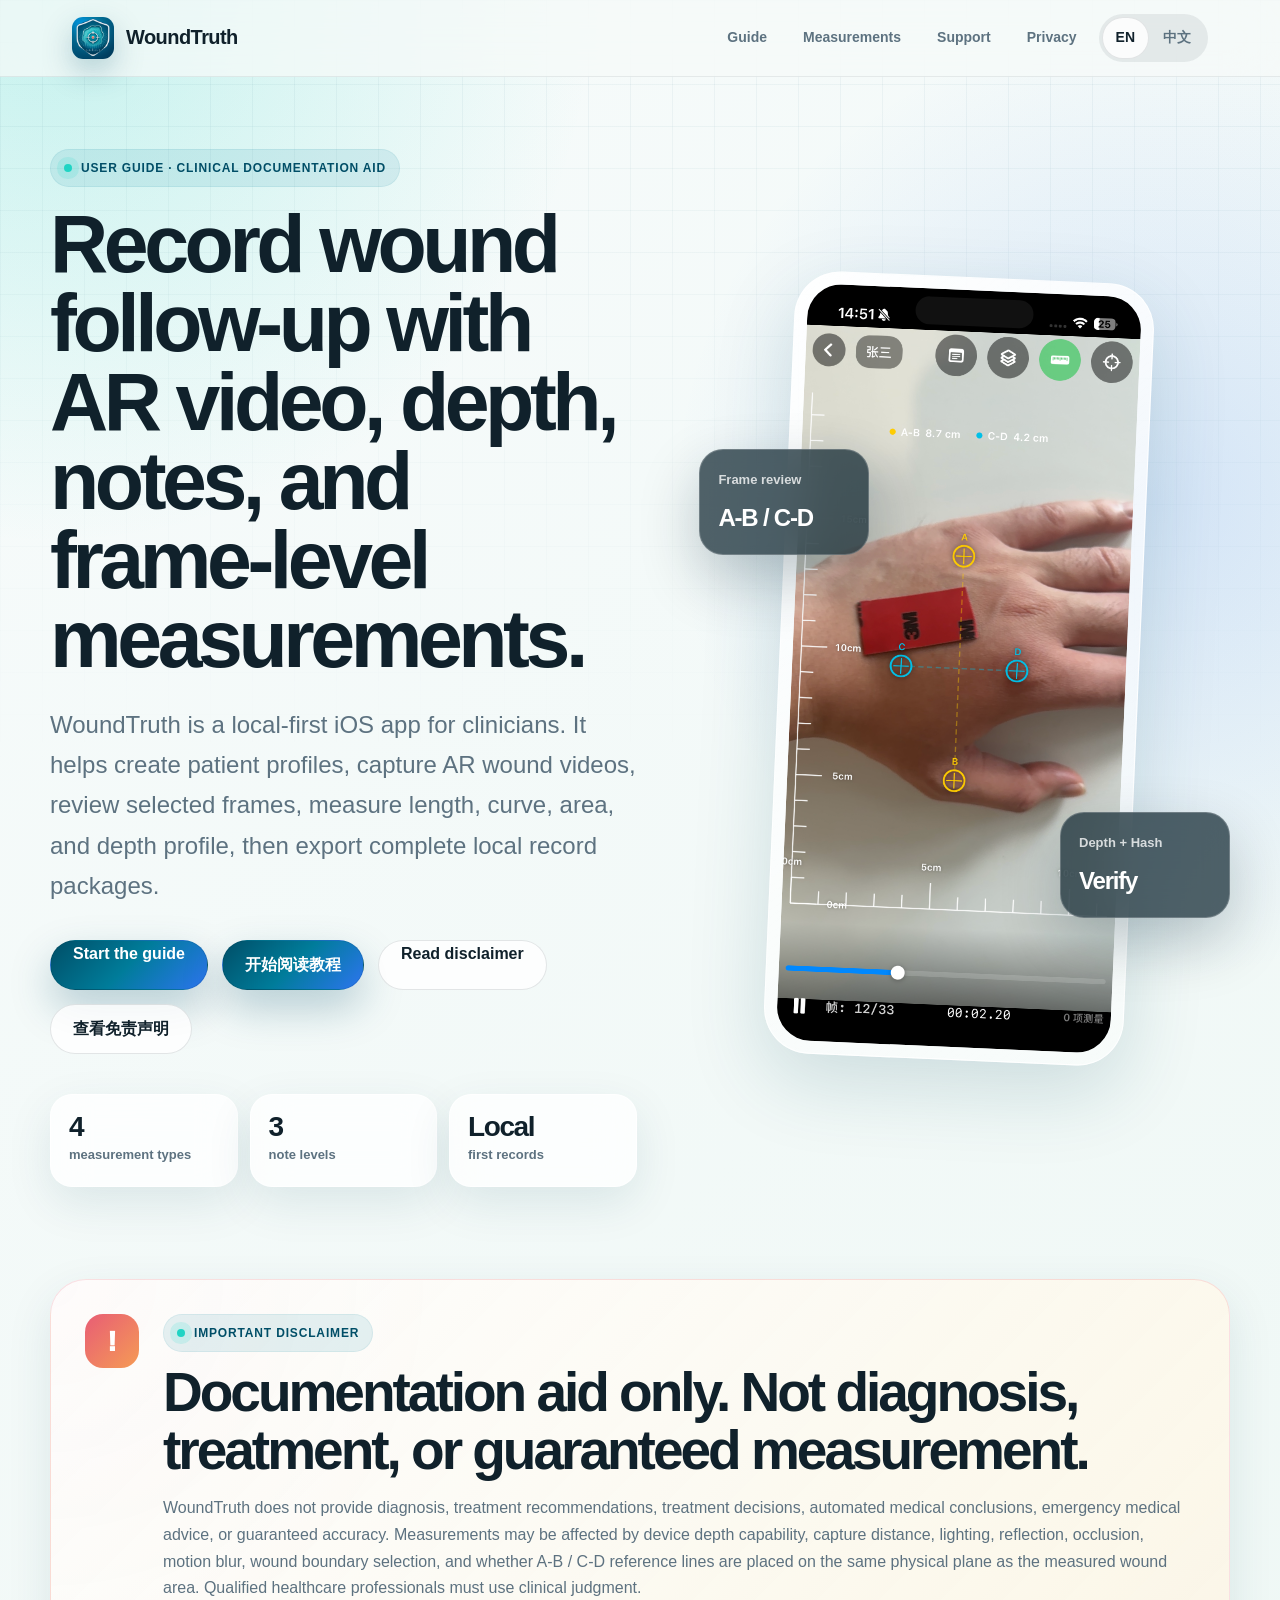
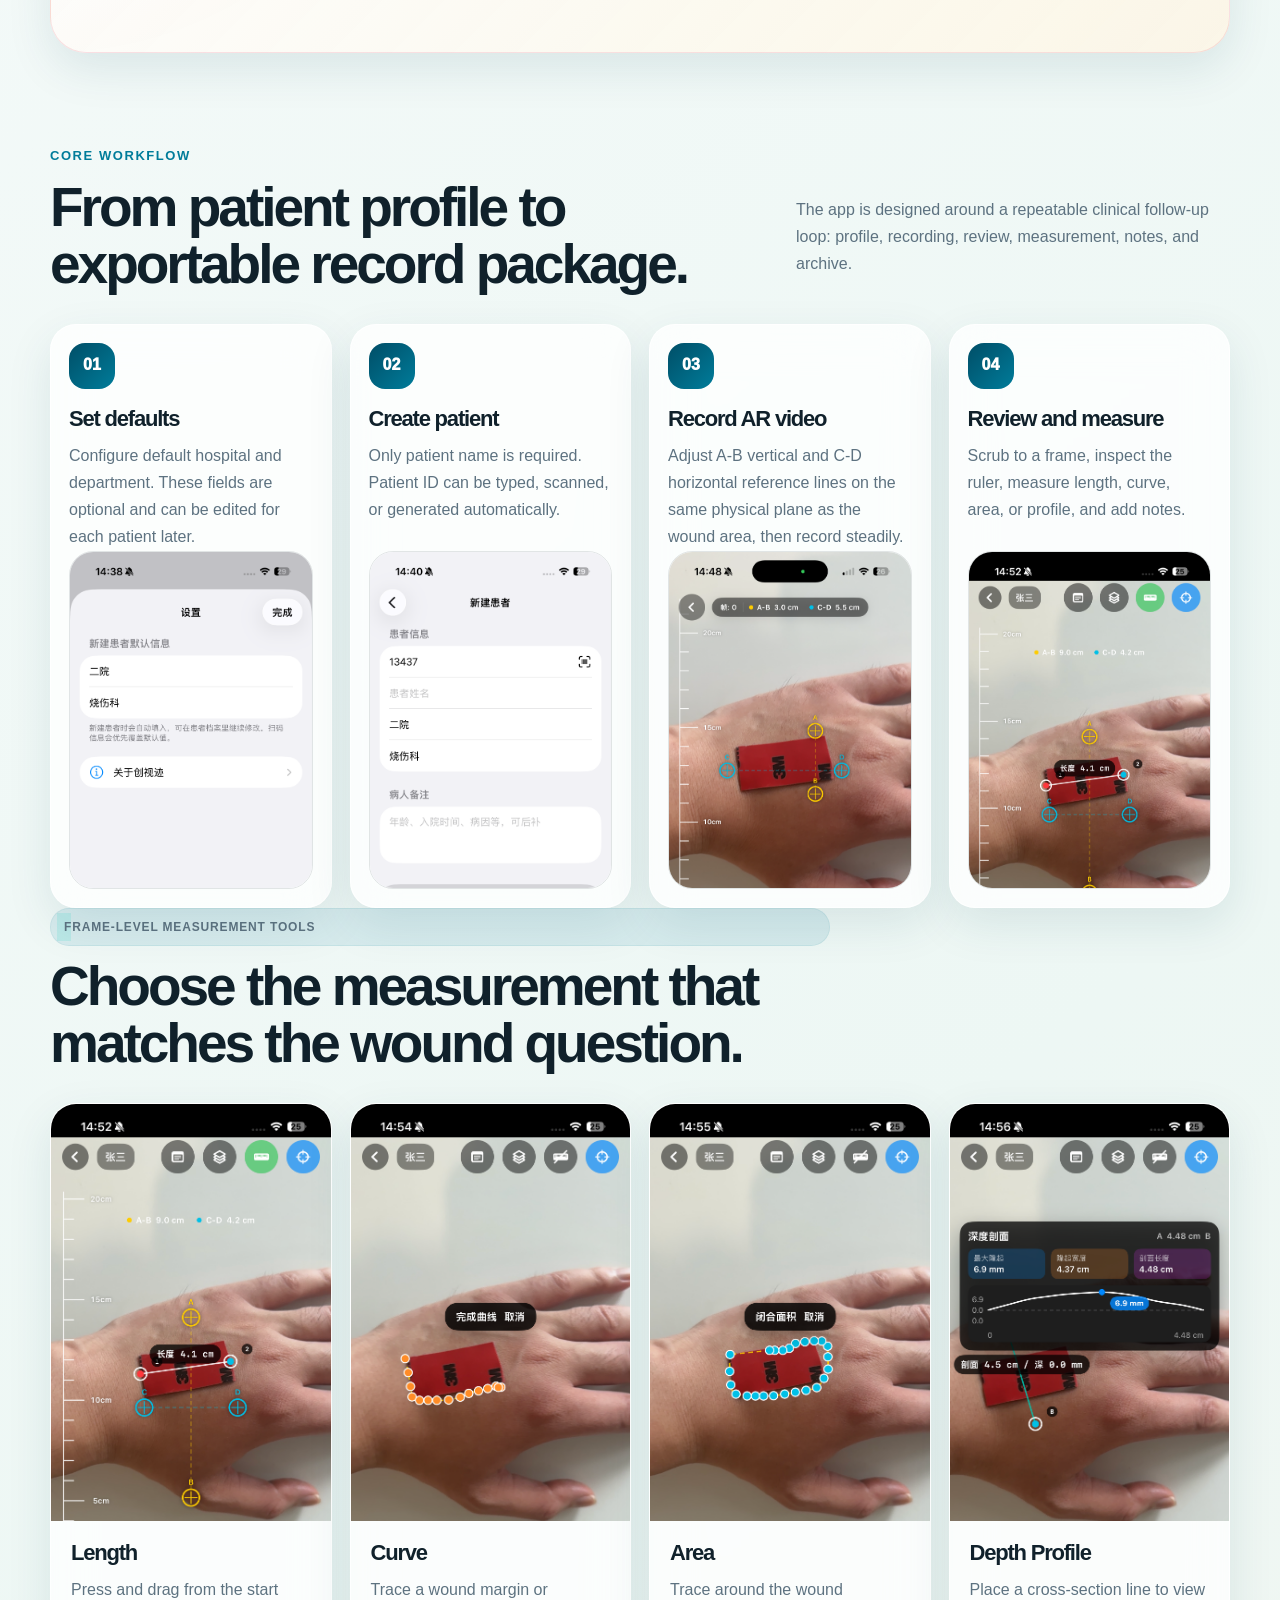
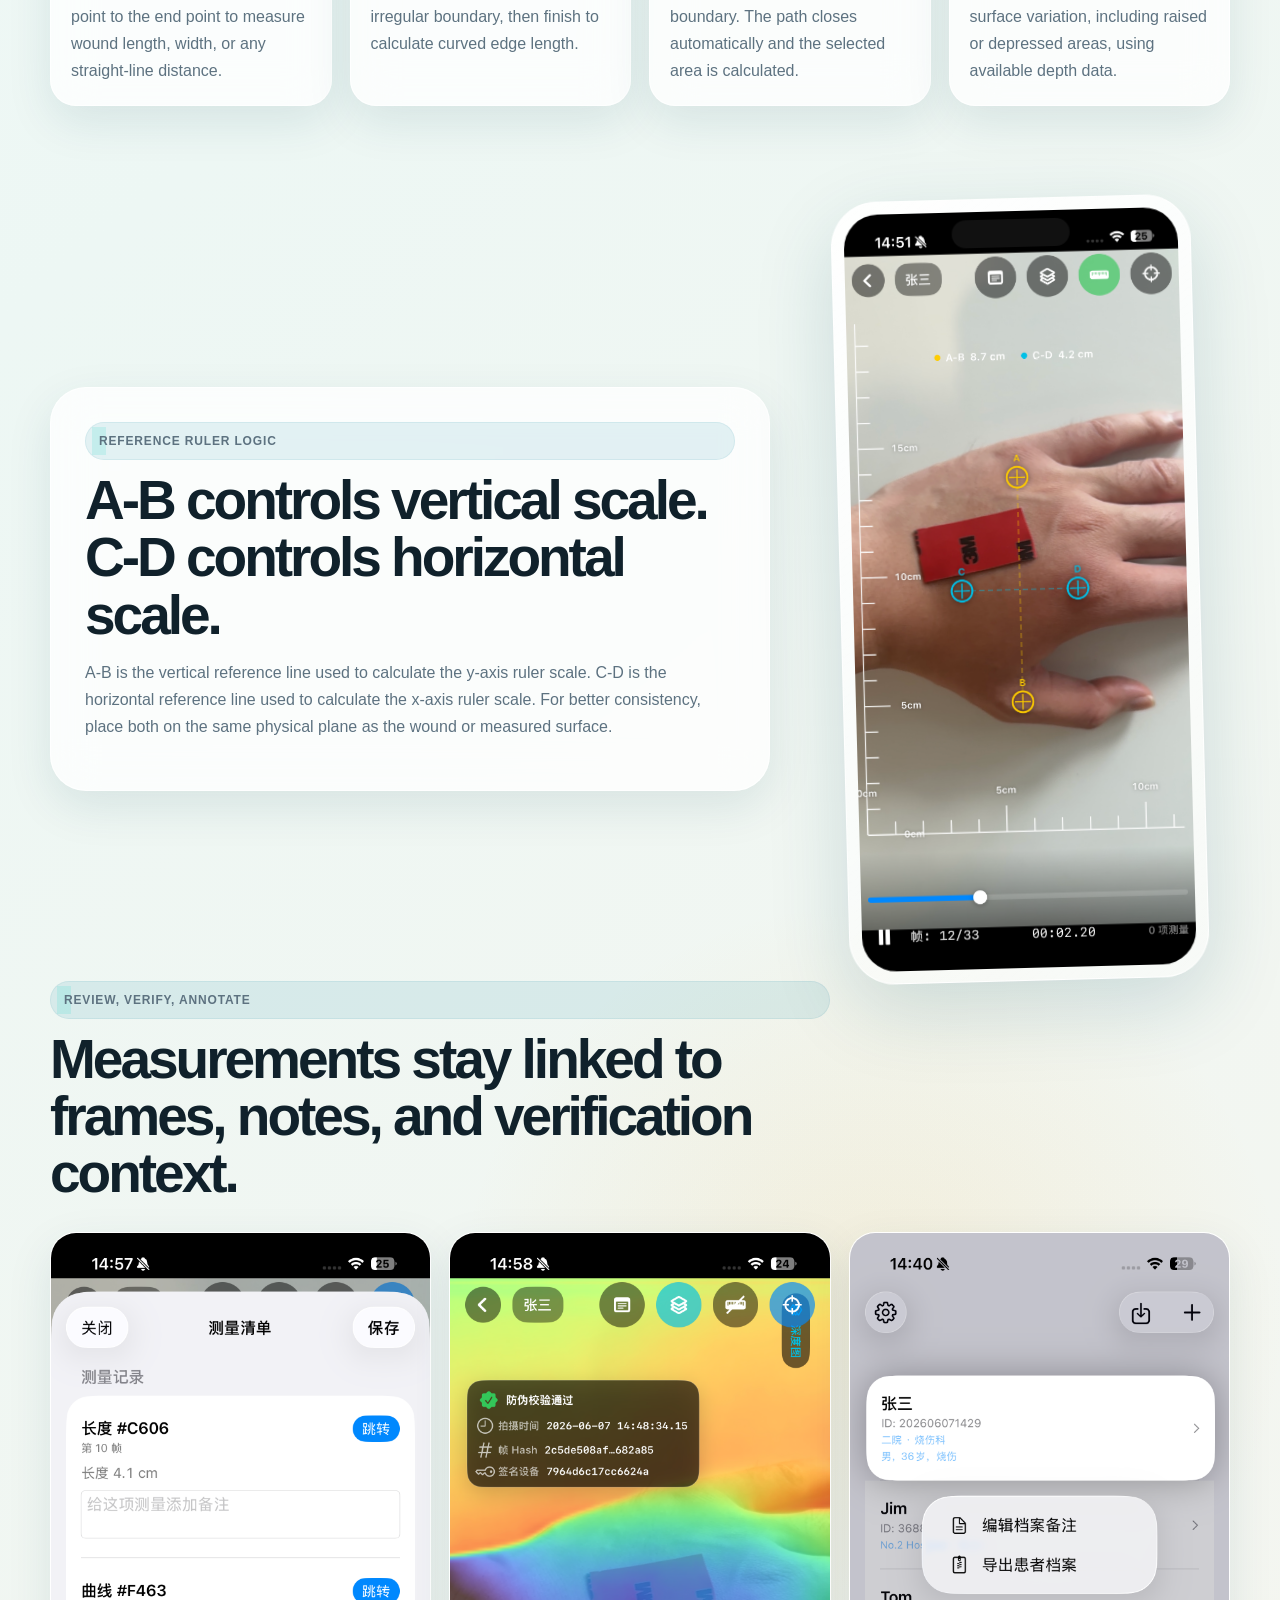
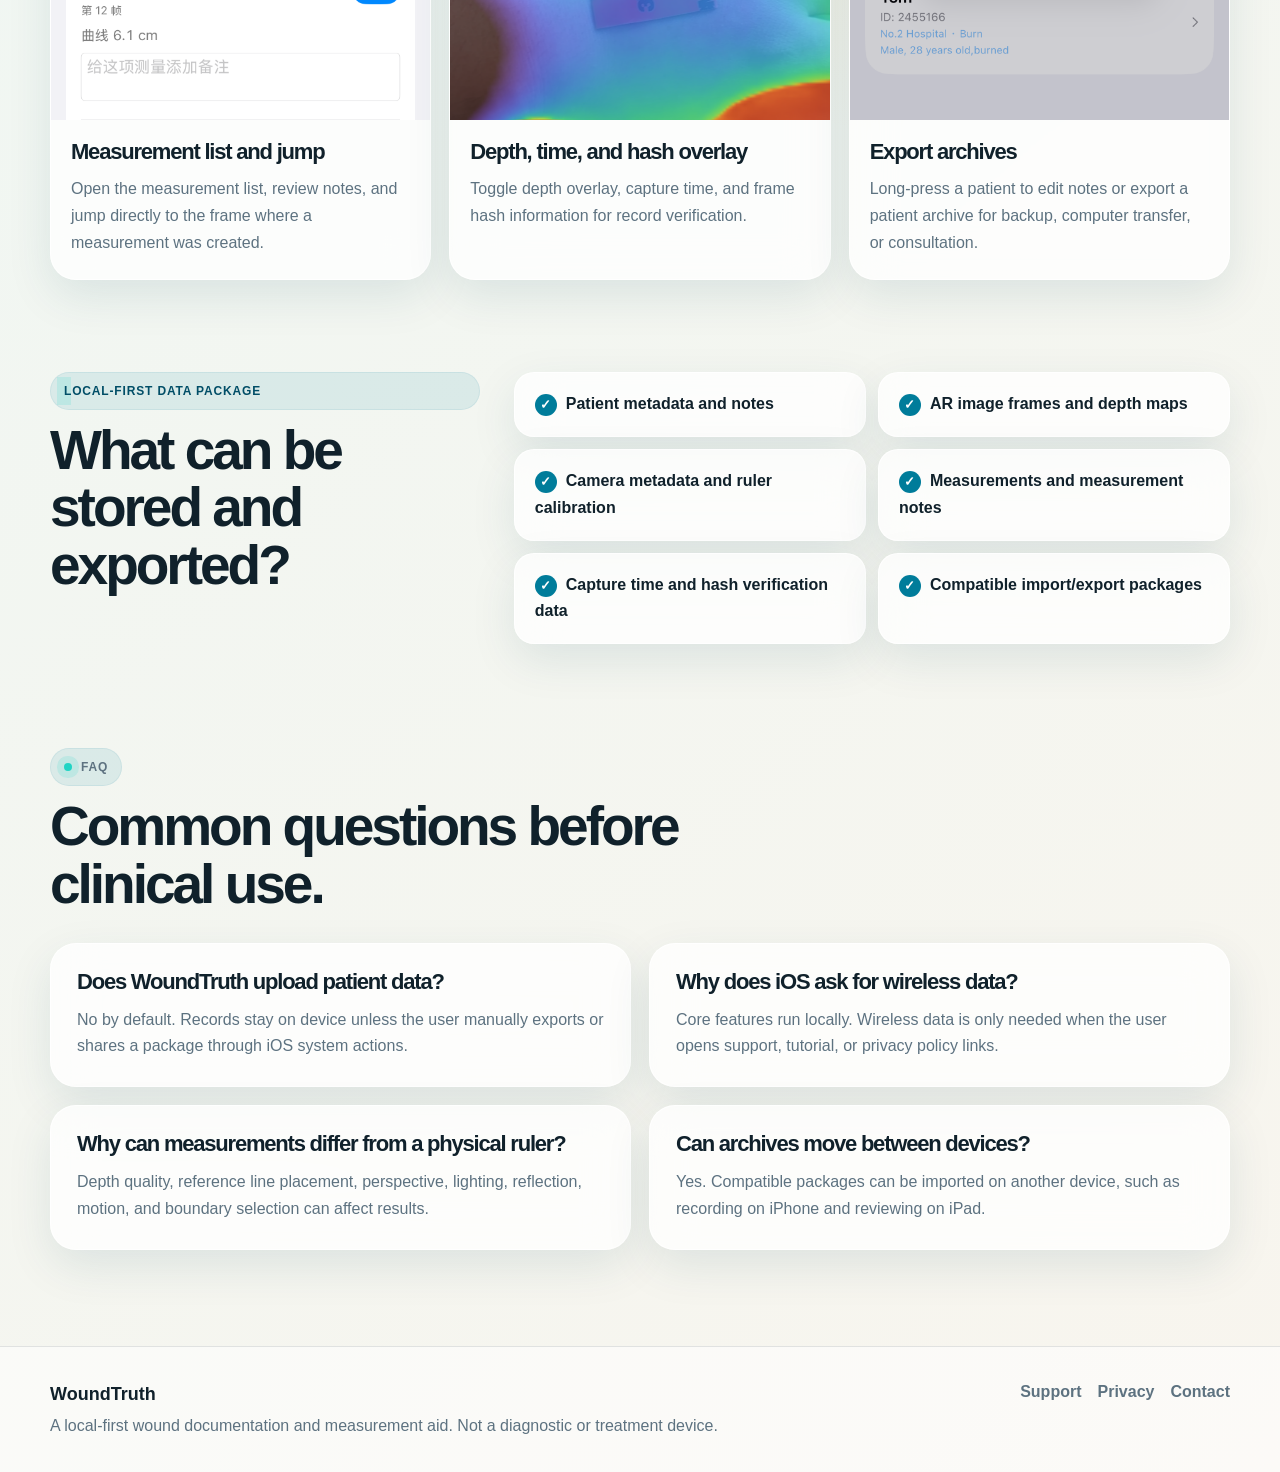
<file: index.html>
<!DOCTYPE html>
<html lang="en">
<head>
    <meta charset="UTF-8">
    <meta name="viewport" content="width=device-width, initial-scale=1.0">
    <title>WoundTruth - User Guide for AR Wound Documentation</title>
    <meta name="description" content="Official WoundTruth user guide: clinical wound documentation, AR video, depth data, frame-level measurements, notes, import/export, privacy, and disclaimer.">
    <link rel="stylesheet" href="styles.css">
</head>
<body>
    <header class="site-header">
        <div class="nav">
            <a class="brand" href="index.html" aria-label="WoundTruth home">
                <img src="assets/woundtruth2-icon.png" alt="">
                <span data-brand-name>WoundTruth</span>
            </a>
            <nav class="nav-links" aria-label="Primary navigation">
                <a class="nav-link" href="#guide" data-lang-panel="en">Guide</a>
                <a class="nav-link" href="#guide" data-lang-panel="zh">教程</a>
                <a class="nav-link" href="#measurements" data-lang-panel="en">Measurements</a>
                <a class="nav-link" href="#measurements" data-lang-panel="zh">测量</a>
                <a class="nav-link" href="support.html">Support</a>
                <a class="nav-link" href="privacy.html">Privacy</a>
                <div class="lang-switch" aria-label="Language">
                    <button class="lang-btn active" data-lang-button="en" onclick="setLanguage('en')">EN</button>
                    <button class="lang-btn" data-lang-button="zh" onclick="setLanguage('zh')">中文</button>
                </div>
            </nav>
        </div>
    </header>

    <main>
        <section class="hero section-shell">
            <div class="hero-copy">
                <div data-lang-panel="en" class="active">
                    <p class="eyebrow">User Guide · Clinical Documentation Aid</p>
                    <h1>Record wound follow-up with AR video, depth, notes, and frame-level measurements.</h1>
                    <p class="lead">WoundTruth is a local-first iOS app for clinicians. It helps create patient profiles, capture AR wound videos, review selected frames, measure length, curve, area, and depth profile, then export complete local record packages.</p>
                </div>
                <div data-lang-panel="zh">
                    <p class="eyebrow">用户指导书 · 临床记录辅助工具</p>
                    <h1>用 AR 录像、深度图、备注和单帧测量，持续记录创面变化。</h1>
                    <p class="lead">创视迹是一款本地优先的 iOS 应用，面向医护人员，用于建立患者档案、采集 AR 创面视频、回看关键帧、完成长度、曲线、面积和剖面测量，并导出完整本地记录数据包。</p>
                </div>

                <div class="hero-actions">
                    <a class="button primary" href="#guide" data-lang-panel="en">Start the guide</a>
                    <a class="button primary" href="#guide" data-lang-panel="zh">开始阅读教程</a>
                    <a class="button secondary" href="#disclaimer" data-lang-panel="en">Read disclaimer</a>
                    <a class="button secondary" href="#disclaimer" data-lang-panel="zh">查看免责声明</a>
                </div>

                <div class="hero-stats" aria-label="Key capabilities">
                    <div><strong>4</strong><span data-lang-panel="en" class="active">measurement types</span><span data-lang-panel="zh">类测量</span></div>
                    <div><strong>3</strong><span data-lang-panel="en" class="active">note levels</span><span data-lang-panel="zh">级备注</span></div>
                    <div><strong>Local</strong><span data-lang-panel="en" class="active">first records</span><span data-lang-panel="zh">优先保存</span></div>
                </div>
            </div>

            <div class="hero-showcase" aria-label="App screenshots preview">
                <div class="phone-frame primary-shot">
                    <img src="assets/guide-images/8_review_display.png" alt="Playback interface with timeline and ruler">
                </div>
                <div class="floating-card card-a">
                    <span data-lang-panel="en" class="active">Frame review</span>
                    <span data-lang-panel="zh">逐帧回看</span>
                    <strong>A-B / C-D</strong>
                </div>
                <div class="floating-card card-b">
                    <span data-lang-panel="en" class="active">Depth + Hash</span>
                    <span data-lang-panel="zh">深度图 + HASH</span>
                    <strong>Verify</strong>
                </div>
            </div>
        </section>

        <section class="section-shell notice" id="disclaimer">
            <div class="notice-icon">!</div>
            <div data-lang-panel="en" class="active">
                <p class="eyebrow compact">Important Disclaimer</p>
                <h2>Documentation aid only. Not diagnosis, treatment, or guaranteed measurement.</h2>
                <p>WoundTruth does not provide diagnosis, treatment recommendations, treatment decisions, automated medical conclusions, emergency medical advice, or guaranteed accuracy. Measurements may be affected by device depth capability, capture distance, lighting, reflection, occlusion, motion blur, wound boundary selection, and whether A-B / C-D reference lines are placed on the same physical plane as the measured wound area. Qualified healthcare professionals must use clinical judgment.</p>
            </div>
            <div data-lang-panel="zh">
                <p class="eyebrow compact">重要免责声明</p>
                <h2>仅用于记录与测量辅助，不提供诊断、治疗建议或精度保证。</h2>
                <p>创视迹不提供诊断、治疗建议、治疗决策、自动化医疗结论、急救指导或固定精度保证。测量结果可能受到设备深度能力、拍摄距离、光照、反光、遮挡、运动模糊、创面边界选择，以及 A-B / C-D 参考线是否与创面处于同一物理平面等因素影响。医护人员应结合临床情况自行判断。</p>
            </div>
        </section>

        <section class="section-shell split" id="guide">
            <div class="section-kicker active" data-lang-panel="en">Core workflow</div>
            <div class="section-kicker" data-lang-panel="zh">核心流程</div>
            <div class="section-head">
                <h2 data-lang-panel="en" class="active">From patient profile to exportable record package.</h2>
                <h2 data-lang-panel="zh">从患者建档，到可导出的完整记录包。</h2>
                <p data-lang-panel="en" class="active">The app is designed around a repeatable clinical follow-up loop: profile, recording, review, measurement, notes, and archive.</p>
                <p data-lang-panel="zh">应用围绕可重复的临床随访流程设计：建档、录像、回看、测量、备注和归档。</p>
            </div>

            <div class="workflow-grid">
                <article class="workflow-card">
                    <span>01</span>
                    <h3 data-lang-panel="en" class="active">Set defaults</h3>
                    <h3 data-lang-panel="zh">设置默认信息</h3>
                    <p data-lang-panel="en" class="active">Configure default hospital and department. These fields are optional and can be edited for each patient later.</p>
                    <p data-lang-panel="zh">可设置默认医院和默认科室。这两项不是必填项，后续也可针对单个患者修改。</p>
                    <img src="assets/guide-images/3_default_hospital.png" alt="Settings page">
                </article>

                <article class="workflow-card">
                    <span>02</span>
                    <h3 data-lang-panel="en" class="active">Create patient</h3>
                    <h3 data-lang-panel="zh">创建患者档案</h3>
                    <p data-lang-panel="en" class="active">Only patient name is required. Patient ID can be typed, scanned, or generated automatically.</p>
                    <p data-lang-panel="zh">患者姓名是唯一必填项。患者 ID 可手动输入、扫码录入或自动生成。</p>
                    <img src="assets/guide-images/4_new_patient.png" alt="New patient page">
                </article>

                <article class="workflow-card">
                    <span>03</span>
                    <h3 data-lang-panel="en" class="active">Record AR video</h3>
                    <h3 data-lang-panel="zh">录制 AR 创面视频</h3>
                    <p data-lang-panel="en" class="active">Adjust A-B vertical and C-D horizontal reference lines on the same physical plane as the wound area, then record steadily.</p>
                    <p data-lang-panel="zh">将 A-B 纵向参考线和 C-D 横向参考线放在与创面相同或近似相同的物理平面，再稳定录像。</p>
                    <img src="assets/guide-images/6_record.PNG" alt="AR recording view">
                </article>

                <article class="workflow-card">
                    <span>04</span>
                    <h3 data-lang-panel="en" class="active">Review and measure</h3>
                    <h3 data-lang-panel="zh">回看与测量</h3>
                    <p data-lang-panel="en" class="active">Scrub to a frame, inspect the ruler, measure length, curve, area, or profile, and add notes.</p>
                    <p data-lang-panel="zh">拖动到指定帧，观察标尺，完成长度、曲线、面积或剖面测量，并添加备注。</p>
                    <img src="assets/guide-images/9_length.png" alt="Length measurement">
                </article>
            </div>
        </section>

        <section class="section-shell" id="measurements">
            <div class="section-head stacked">
                <p class="eyebrow compact active" data-lang-panel="en">Frame-level measurement tools</p>
                <p class="eyebrow compact" data-lang-panel="zh">单帧测量工具</p>
                <h2 data-lang-panel="en" class="active">Choose the measurement that matches the wound question.</h2>
                <h2 data-lang-panel="zh">根据创面观察问题，选择对应测量方式。</h2>
            </div>

            <div class="measurement-gallery">
                <article class="measurement-card">
                    <img src="assets/guide-images/9_length.png" alt="Length measurement">
                    <div>
                        <h3 data-lang-panel="en" class="active">Length</h3>
                        <h3 data-lang-panel="zh">长度</h3>
                        <p data-lang-panel="en" class="active">Press and drag from the start point to the end point to measure wound length, width, or any straight-line distance.</p>
                        <p data-lang-panel="zh">按住并从起点拖动到终点，用于测量创口长、宽或任意两点直线距离。</p>
                    </div>
                </article>
                <article class="measurement-card">
                    <img src="assets/guide-images/10_curve.PNG" alt="Curve measurement">
                    <div>
                        <h3 data-lang-panel="en" class="active">Curve</h3>
                        <h3 data-lang-panel="zh">曲线</h3>
                        <p data-lang-panel="en" class="active">Trace a wound margin or irregular boundary, then finish to calculate curved edge length.</p>
                        <p data-lang-panel="zh">沿创面边缘或不规则边界拖动，完成后计算边缘曲线长度。</p>
                    </div>
                </article>
                <article class="measurement-card">
                    <img src="assets/guide-images/11_area.png" alt="Area measurement">
                    <div>
                        <h3 data-lang-panel="en" class="active">Area</h3>
                        <h3 data-lang-panel="zh">面积</h3>
                        <p data-lang-panel="en" class="active">Trace around the wound boundary. The path closes automatically and the selected area is calculated.</p>
                        <p data-lang-panel="zh">沿创面边界拖动，路径自动闭合后计算所选区域面积。</p>
                    </div>
                </article>
                <article class="measurement-card">
                    <img src="assets/guide-images/12_profile.png" alt="Depth profile measurement">
                    <div>
                        <h3 data-lang-panel="en" class="active">Depth Profile</h3>
                        <h3 data-lang-panel="zh">剖面</h3>
                        <p data-lang-panel="en" class="active">Place a cross-section line to view surface variation, including raised or depressed areas, using available depth data.</p>
                        <p data-lang-panel="zh">放置剖面线，基于可用深度数据查看局部凸起、凹陷和表面起伏。</p>
                    </div>
                </article>
            </div>
        </section>

        <section class="section-shell two-column">
            <div class="info-panel">
                <p class="eyebrow compact active" data-lang-panel="en">Reference ruler logic</p>
                <p class="eyebrow compact" data-lang-panel="zh">参考标尺逻辑</p>
                <h2 data-lang-panel="en" class="active">A-B controls vertical scale. C-D controls horizontal scale.</h2>
                <h2 data-lang-panel="zh">A-B 负责纵向刻度，C-D 负责横向刻度。</h2>
                <p data-lang-panel="en" class="active">A-B is the vertical reference line used to calculate the y-axis ruler scale. C-D is the horizontal reference line used to calculate the x-axis ruler scale. For better consistency, place both on the same physical plane as the wound or measured surface.</p>
                <p data-lang-panel="zh">A-B 是纵向参考线，用于计算画面纵坐标方向的标尺刻度；C-D 是横向参考线，用于计算画面横坐标方向的标尺刻度。为提高一致性，应尽量将二者放在与创面或待测表面相同的物理平面上。</p>
            </div>
            <div class="phone-frame inline-shot">
                <img src="assets/guide-images/8_review_display.png" alt="A-B and C-D ruler reference in playback">
            </div>
        </section>

        <section class="section-shell">
            <div class="section-head stacked">
                <p class="eyebrow compact active" data-lang-panel="en">Review, verify, annotate</p>
                <p class="eyebrow compact" data-lang-panel="zh">回看、核验、备注</p>
                <h2 data-lang-panel="en" class="active">Measurements stay linked to frames, notes, and verification context.</h2>
                <h2 data-lang-panel="zh">测量结果关联帧、备注和核验信息。</h2>
            </div>

            <div class="feature-strip">
                <article>
                    <img src="assets/guide-images/13_list_and_jump.png" alt="Measurement list and jump">
                    <h3 data-lang-panel="en" class="active">Measurement list and jump</h3>
                    <h3 data-lang-panel="zh">测量列表与跳转</h3>
                    <p data-lang-panel="en" class="active">Open the measurement list, review notes, and jump directly to the frame where a measurement was created.</p>
                    <p data-lang-panel="zh">打开测量列表，查看备注，并快速跳转到对应测量所在帧。</p>
                </article>
                <article>
                    <img src="assets/guide-images/14_depth_overlay.png" alt="Depth overlay and hash information">
                    <h3 data-lang-panel="en" class="active">Depth, time, and hash overlay</h3>
                    <h3 data-lang-panel="zh">深度图、时间与 HASH</h3>
                    <p data-lang-panel="en" class="active">Toggle depth overlay, capture time, and frame hash information for record verification.</p>
                    <p data-lang-panel="zh">可叠加显示深度图、拍摄时间和帧 HASH 信息，用于辅助记录核验。</p>
                </article>
                <article>
                    <img src="assets/guide-images/5_press_on_patient.png" alt="Long press patient archive menu">
                    <h3 data-lang-panel="en" class="active">Export archives</h3>
                    <h3 data-lang-panel="zh">导出档案</h3>
                    <p data-lang-panel="en" class="active">Long-press a patient to edit notes or export a patient archive for backup, computer transfer, or consultation.</p>
                    <p data-lang-panel="zh">长按患者可编辑备注或导出患者档案，用于备份、电脑归档或会诊交流。</p>
                </article>
            </div>
        </section>

        <section class="section-shell data-section">
            <div>
                <p class="eyebrow compact active" data-lang-panel="en">Local-first data package</p>
                <p class="eyebrow compact" data-lang-panel="zh">本地优先的数据包</p>
                <h2 data-lang-panel="en" class="active">What can be stored and exported?</h2>
                <h2 data-lang-panel="zh">应用会保存和导出哪些信息？</h2>
            </div>
            <div class="data-grid">
                <div data-lang-panel="en" class="active">Patient metadata and notes</div>
                <div data-lang-panel="zh">患者信息与备注</div>
                <div data-lang-panel="en" class="active">AR image frames and depth maps</div>
                <div data-lang-panel="zh">AR 图像帧与深度图</div>
                <div data-lang-panel="en" class="active">Camera metadata and ruler calibration</div>
                <div data-lang-panel="zh">相机元数据与标尺换算信息</div>
                <div data-lang-panel="en" class="active">Measurements and measurement notes</div>
                <div data-lang-panel="zh">测量结果与测量备注</div>
                <div data-lang-panel="en" class="active">Capture time and hash verification data</div>
                <div data-lang-panel="zh">拍摄时间与 HASH 校验信息</div>
                <div data-lang-panel="en" class="active">Compatible import/export packages</div>
                <div data-lang-panel="zh">兼容的导入/导出数据包</div>
            </div>
        </section>

        <section class="section-shell faq" id="faq">
            <div class="section-head stacked">
                <p class="eyebrow compact">FAQ</p>
                <h2 data-lang-panel="en" class="active">Common questions before clinical use.</h2>
                <h2 data-lang-panel="zh">临床使用前的常见问题。</h2>
            </div>

            <div class="faq-grid">
                <article>
                    <h3 data-lang-panel="en" class="active">Does WoundTruth upload patient data?</h3>
                    <h3 data-lang-panel="zh">应用是否上传患者数据？</h3>
                    <p data-lang-panel="en" class="active">No by default. Records stay on device unless the user manually exports or shares a package through iOS system actions.</p>
                    <p data-lang-panel="zh">默认不会。数据保存在本机，只有用户主动导出或分享数据包时才会离开设备。</p>
                </article>
                <article>
                    <h3 data-lang-panel="en" class="active">Why does iOS ask for wireless data?</h3>
                    <h3 data-lang-panel="zh">为什么 iOS 会提示无线数据权限？</h3>
                    <p data-lang-panel="en" class="active">Core features run locally. Wireless data is only needed when the user opens support, tutorial, or privacy policy links.</p>
                    <p data-lang-panel="zh">核心功能本地运行。无线数据权限主要用于用户主动打开教程、支持网站或隐私政策链接。</p>
                </article>
                <article>
                    <h3 data-lang-panel="en" class="active">Why can measurements differ from a physical ruler?</h3>
                    <h3 data-lang-panel="zh">为什么测量值可能和物理尺不同？</h3>
                    <p data-lang-panel="en" class="active">Depth quality, reference line placement, perspective, lighting, reflection, motion, and boundary selection can affect results.</p>
                    <p data-lang-panel="zh">深度图质量、参考线位置、透视角度、光照、反光、运动和边界选择都会影响测量结果。</p>
                </article>
                <article>
                    <h3 data-lang-panel="en" class="active">Can archives move between devices?</h3>
                    <h3 data-lang-panel="zh">数据包可以跨设备使用吗？</h3>
                    <p data-lang-panel="en" class="active">Yes. Compatible packages can be imported on another device, such as recording on iPhone and reviewing on iPad.</p>
                    <p data-lang-panel="zh">可以。兼容数据包可导入另一台设备，例如在 iPhone 录制后导入 iPad 回看。</p>
                </article>
            </div>
        </section>
    </main>

    <footer class="footer">
        <div class="footer-inner">
            <div>
                <strong data-brand-name>WoundTruth</strong>
                <p data-lang-panel="en" class="active">A local-first wound documentation and measurement aid. Not a diagnostic or treatment device.</p>
                <p data-lang-panel="zh">本地优先的创面记录与测量辅助工具，不是诊断或治疗设备。</p>
            </div>
            <nav>
                <a href="support.html">Support</a>
                <a href="privacy.html">Privacy</a>
                <a href="mailto:xiazhituo@gmail.com">Contact</a>
            </nav>
        </div>
    </footer>

    <script src="script.js"></script>
</body>
</html>
</file>
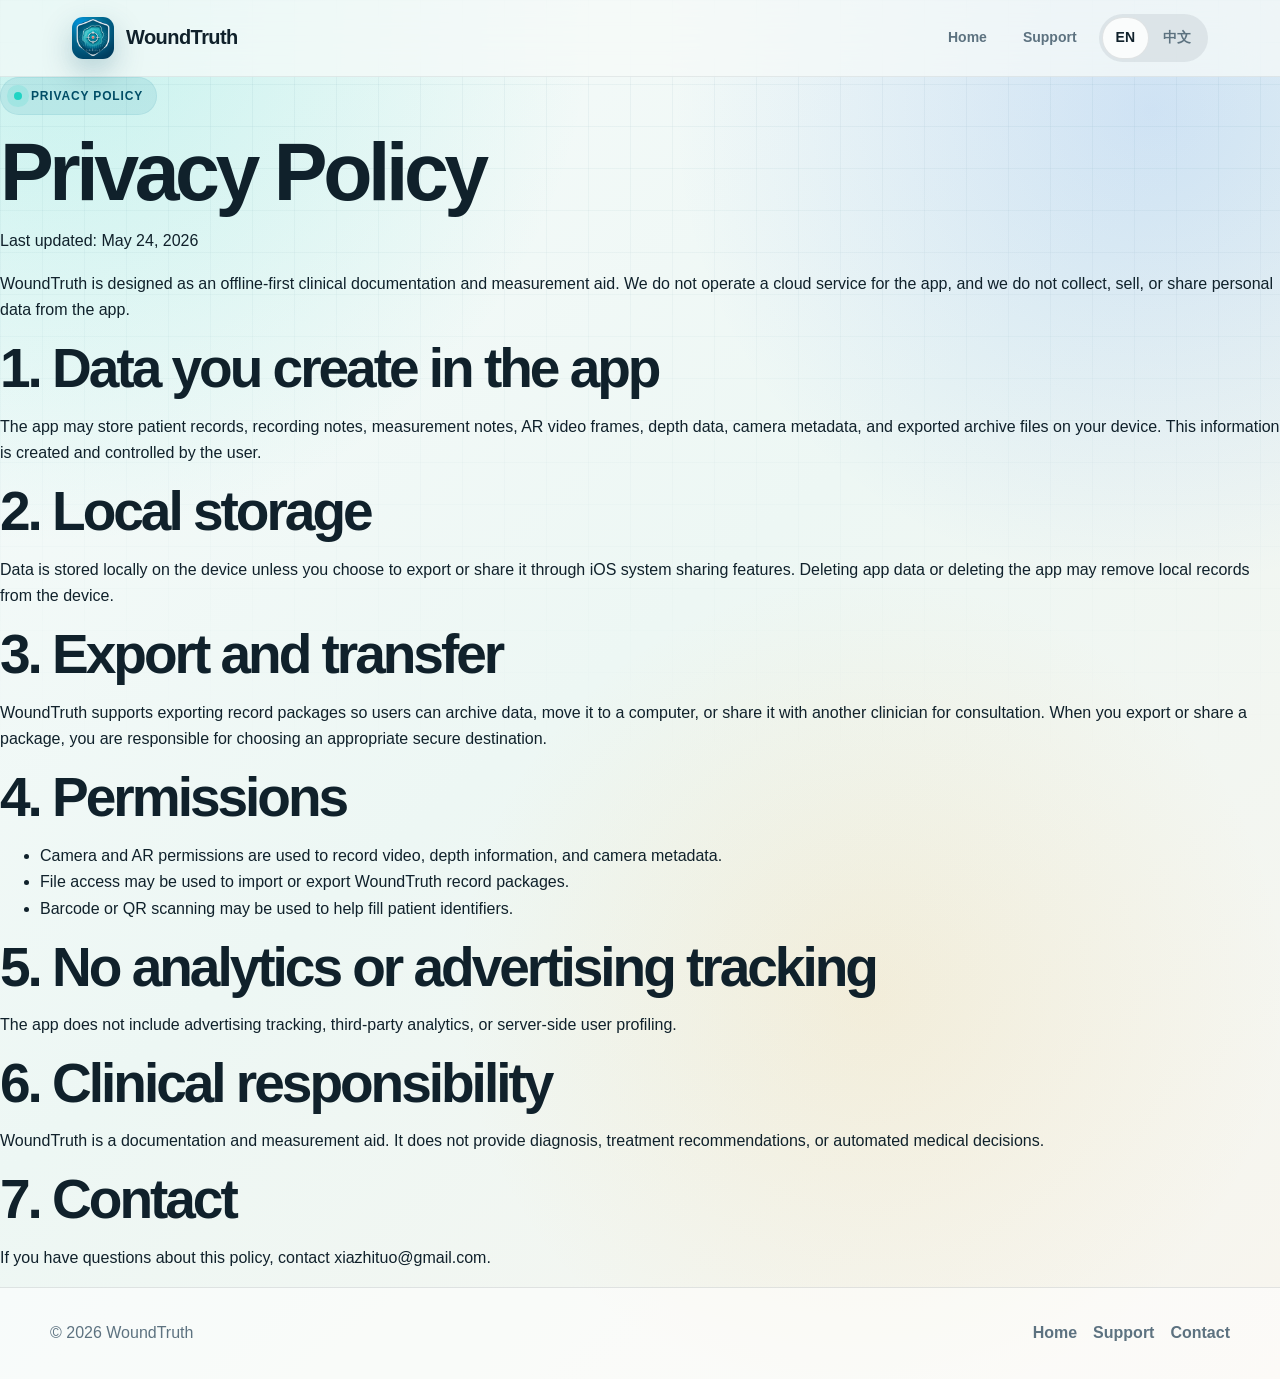
<file: privacy.html>
<!DOCTYPE html>
<html lang="en">
<head>
    <meta charset="UTF-8">
    <meta name="viewport" content="width=device-width, initial-scale=1.0">
    <title>Privacy Policy - WoundTruth</title>
    <meta name="description" content="Privacy policy for WoundTruth, an offline-first AR wound recording and measurement app.">
    <link rel="stylesheet" href="styles.css">
</head>
<body>
    <header class="site-header">
        <div class="nav">
            <a class="brand" href="index.html">
                <img src="assets/woundtruth2-icon.png" alt="">
                <span data-brand-name>WoundTruth</span>
            </a>
            <div class="nav-links">
                <a class="nav-link" href="index.html">Home</a>
                <a class="nav-link" href="support.html">Support</a>
                <div class="lang-switch" aria-label="Language">
                    <button class="lang-btn active" data-lang-button="en" onclick="setLanguage('en')">EN</button>
                    <button class="lang-btn" data-lang-button="zh" onclick="setLanguage('zh')">中文</button>
                </div>
            </div>
        </div>
    </header>

    <main class="page document">
        <article class="doc-card active" data-lang-panel="en">
            <p class="eyebrow">Privacy policy</p>
            <h1>Privacy Policy</h1>
            <p class="meta">Last updated: May 24, 2026</p>
            <p>WoundTruth is designed as an offline-first clinical documentation and measurement aid. We do not operate a cloud service for the app, and we do not collect, sell, or share personal data from the app.</p>

            <h2>1. Data you create in the app</h2>
            <p>The app may store patient records, recording notes, measurement notes, AR video frames, depth data, camera metadata, and exported archive files on your device. This information is created and controlled by the user.</p>

            <h2>2. Local storage</h2>
            <p>Data is stored locally on the device unless you choose to export or share it through iOS system sharing features. Deleting app data or deleting the app may remove local records from the device.</p>

            <h2>3. Export and transfer</h2>
            <p>WoundTruth supports exporting record packages so users can archive data, move it to a computer, or share it with another clinician for consultation. When you export or share a package, you are responsible for choosing an appropriate secure destination.</p>

            <h2>4. Permissions</h2>
            <ul>
                <li>Camera and AR permissions are used to record video, depth information, and camera metadata.</li>
                <li>File access may be used to import or export WoundTruth record packages.</li>
                <li>Barcode or QR scanning may be used to help fill patient identifiers.</li>
            </ul>

            <h2>5. No analytics or advertising tracking</h2>
            <p>The app does not include advertising tracking, third-party analytics, or server-side user profiling.</p>

            <h2>6. Clinical responsibility</h2>
            <p>WoundTruth is a documentation and measurement aid. It does not provide diagnosis, treatment recommendations, or automated medical decisions.</p>

            <h2>7. Contact</h2>
            <p>If you have questions about this policy, contact <a href="mailto:xiazhituo@gmail.com">xiazhituo@gmail.com</a>.</p>
        </article>

        <article class="doc-card" data-lang-panel="zh">
            <p class="eyebrow">隐私政策</p>
            <h1>隐私政策</h1>
            <p class="meta">最后更新：2026 年 5 月 24 日</p>
            <p>创视迹是一个离线优先的临床记录与测量辅助工具。我们不为本应用运营云端服务，也不会从应用中收集、出售或共享个人数据。</p>

            <h2>1. 你在应用中创建的数据</h2>
            <p>应用可能在设备本地保存患者档案、录像备注、测量备注、AR 录像帧、深度数据、相机元数据和导出的归档文件。这些信息由用户创建并由用户控制。</p>

            <h2>2. 本地存储</h2>
            <p>除非你主动通过 iOS 系统分享功能导出或发送数据，否则数据保存在设备本地。删除应用数据或卸载应用可能会移除设备上的本地记录。</p>

            <h2>3. 导出与传输</h2>
            <p>创视迹支持导出记录数据包，便于归档、转移到电脑，或与其他医生进行会诊共享。当你导出或分享数据包时，需要自行选择合适且安全的保存位置或传输方式。</p>

            <h2>4. 权限使用</h2>
            <ul>
                <li>相机和 AR 权限用于录制视频、深度信息和相机元数据。</li>
                <li>文件访问用于导入或导出创视迹记录数据包。</li>
                <li>条形码或二维码扫描用于辅助填写患者标识。</li>
            </ul>

            <h2>5. 无广告追踪和分析</h2>
            <p>应用不包含广告追踪、第三方统计分析或服务端用户画像。</p>

            <h2>6. 临床责任</h2>
            <p>创视迹是记录和测量辅助工具，不提供诊断、治疗建议或自动化医疗决策。</p>

            <h2>7. 联系方式</h2>
            <p>如对本隐私政策有疑问，请联系 <a href="mailto:xiazhituo@gmail.com">xiazhituo@gmail.com</a>。</p>
        </article>
    </main>

    <footer class="footer">
        <div class="footer-inner">
            <span>© 2026 WoundTruth</span>
            <nav>
                <a href="index.html">Home</a>
                <a href="support.html">Support</a>
                <a href="mailto:xiazhituo@gmail.com">Contact</a>
            </nav>
        </div>
    </footer>

    <script src="script.js"></script>
</body>
</html>
</file>
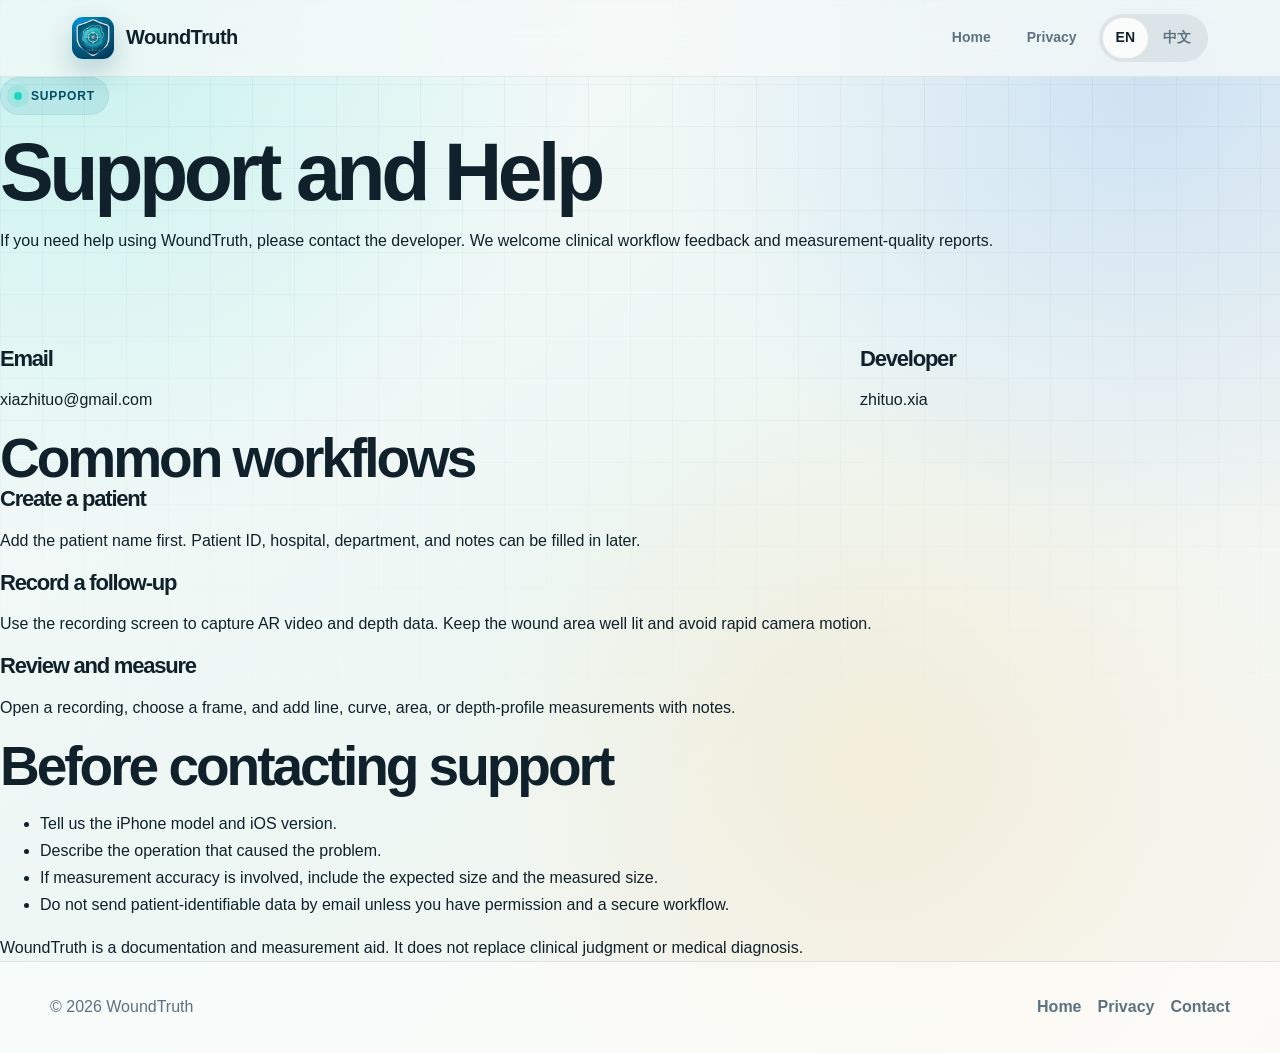
<file: support.html>
<!DOCTYPE html>
<html lang="en">
<head>
    <meta charset="UTF-8">
    <meta name="viewport" content="width=device-width, initial-scale=1.0">
    <title>Support - WoundTruth</title>
    <meta name="description" content="Support and help for WoundTruth.">
    <link rel="stylesheet" href="styles.css">
</head>
<body>
    <header class="site-header">
        <div class="nav">
            <a class="brand" href="index.html">
                <img src="assets/woundtruth2-icon.png" alt="">
                <span data-brand-name>WoundTruth</span>
            </a>
            <div class="nav-links">
                <a class="nav-link" href="index.html">Home</a>
                <a class="nav-link" href="privacy.html">Privacy</a>
                <div class="lang-switch" aria-label="Language">
                    <button class="lang-btn active" data-lang-button="en" onclick="setLanguage('en')">EN</button>
                    <button class="lang-btn" data-lang-button="zh" onclick="setLanguage('zh')">中文</button>
                </div>
            </div>
        </div>
    </header>

    <main class="page document">
        <article class="doc-card active" data-lang-panel="en">
            <p class="eyebrow">Support</p>
            <h1>Support and Help</h1>
            <p class="page-lead">If you need help using WoundTruth, please contact the developer. We welcome clinical workflow feedback and measurement-quality reports.</p>

            <div class="two-column section">
                <div class="support-item">
                    <h3>Email</h3>
                    <p><a href="mailto:xiazhituo@gmail.com">xiazhituo@gmail.com</a></p>
                </div>
                <div class="support-item">
                    <h3>Developer</h3>
                    <p>zhituo.xia</p>
                </div>
            </div>

            <h2>Common workflows</h2>
            <div class="grid">
                <div class="card">
                    <h3>Create a patient</h3>
                    <p>Add the patient name first. Patient ID, hospital, department, and notes can be filled in later.</p>
                </div>
                <div class="card">
                    <h3>Record a follow-up</h3>
                    <p>Use the recording screen to capture AR video and depth data. Keep the wound area well lit and avoid rapid camera motion.</p>
                </div>
                <div class="card">
                    <h3>Review and measure</h3>
                    <p>Open a recording, choose a frame, and add line, curve, area, or depth-profile measurements with notes.</p>
                </div>
            </div>

            <h2>Before contacting support</h2>
            <ul>
                <li>Tell us the iPhone model and iOS version.</li>
                <li>Describe the operation that caused the problem.</li>
                <li>If measurement accuracy is involved, include the expected size and the measured size.</li>
                <li>Do not send patient-identifiable data by email unless you have permission and a secure workflow.</li>
            </ul>

            <div class="callout">WoundTruth is a documentation and measurement aid. It does not replace clinical judgment or medical diagnosis.</div>
        </article>

        <article class="doc-card" data-lang-panel="zh">
            <p class="eyebrow">支持帮助</p>
            <h1>支持与帮助</h1>
            <p class="page-lead">如果你在使用创视迹时遇到问题，可以联系开发者。我们也欢迎临床工作流建议和测量精度反馈。</p>

            <div class="two-column section">
                <div class="support-item">
                    <h3>邮箱</h3>
                    <p><a href="mailto:xiazhituo@gmail.com">xiazhituo@gmail.com</a></p>
                </div>
                <div class="support-item">
                    <h3>开发者</h3>
                    <p>zhituo.xia</p>
                </div>
            </div>

            <h2>常用流程</h2>
            <div class="grid">
                <div class="card">
                    <h3>新建患者</h3>
                    <p>优先填写患者姓名。患者 ID、医院、科室和备注可以后续补充或修改。</p>
                </div>
                <div class="card">
                    <h3>录制随访</h3>
                    <p>在录制界面采集 AR 录像和深度数据。建议保持创面区域光照充足，避免快速移动镜头。</p>
                </div>
                <div class="card">
                    <h3>回看测量</h3>
                    <p>打开录像后选择某一帧，可添加长度、曲线、面积或剖面测量，并补充备注。</p>
                </div>
            </div>

            <h2>联系支持前</h2>
            <ul>
                <li>请说明 iPhone 型号和 iOS 版本。</li>
                <li>请描述问题发生前的操作步骤。</li>
                <li>如果是测量精度问题，请提供实际尺寸和测量尺寸。</li>
                <li>除非已有授权和安全流程，请不要通过普通邮件发送可识别患者身份的数据。</li>
            </ul>

            <div class="callout">创视迹是临床记录与测量辅助工具，不能替代医生的诊断和临床判断。</div>
        </article>
    </main>

    <footer class="footer">
        <div class="footer-inner">
            <span>© 2026 WoundTruth</span>
            <nav>
                <a href="index.html">Home</a>
                <a href="privacy.html">Privacy</a>
                <a href="mailto:xiazhituo@gmail.com">Contact</a>
            </nav>
        </div>
    </footer>

    <script src="script.js"></script>
</body>
</html>
</file>
<file: styles.css>
:root {
    --ink: #10212b;
    --muted: #5d7280;
    --soft: #78909b;
    --paper: #f5f8f8;
    --paper-2: #eef7f5;
    --card: rgba(255, 255, 255, 0.76);
    --card-strong: rgba(255, 255, 255, 0.94);
    --line: rgba(16, 33, 43, 0.11);
    --line-strong: rgba(16, 33, 43, 0.18);
    --teal: #007c9a;
    --teal-deep: #004e67;
    --cyan: #20d4c4;
    --blue: #2d75f0;
    --amber: #f4b64a;
    --rose: #e85d75;
    --shadow: 0 26px 80px rgba(0, 72, 92, 0.16);
    --shadow-soft: 0 16px 46px rgba(0, 72, 92, 0.10);
    --radius-xl: 36px;
    --radius-lg: 26px;
    --radius-md: 18px;
    --content: 1180px;
}

* {
    box-sizing: border-box;
}

html {
    scroll-behavior: smooth;
}

body {
    margin: 0;
    min-height: 100vh;
    font-family: ui-sans-serif, -apple-system, BlinkMacSystemFont, "SF Pro Text", "PingFang SC", "Microsoft YaHei", sans-serif;
    color: var(--ink);
    background:
        radial-gradient(circle at 4% 0%, rgba(32, 212, 196, 0.23), transparent 34rem),
        radial-gradient(circle at 90% 8%, rgba(45, 117, 240, 0.16), transparent 30rem),
        radial-gradient(circle at 68% 72%, rgba(244, 182, 74, 0.14), transparent 26rem),
        linear-gradient(140deg, #f7fbfb 0%, #edf7f4 48%, #f8f5ee 100%);
    line-height: 1.68;
    -webkit-font-smoothing: antialiased;
}

body::before {
    content: "";
    position: fixed;
    inset: 0;
    z-index: -1;
    pointer-events: none;
    background-image:
        linear-gradient(rgba(0, 78, 103, 0.055) 1px, transparent 1px),
        linear-gradient(90deg, rgba(0, 78, 103, 0.055) 1px, transparent 1px);
    background-size: 42px 42px;
    mask-image: linear-gradient(to bottom, rgba(0, 0, 0, 0.9), transparent 86%);
}

a {
    color: inherit;
    text-decoration: none;
}

a:hover {
    text-decoration: none;
}

img {
    display: block;
    max-width: 100%;
}

[data-lang-panel] {
    display: none !important;
}

[data-lang-panel].active {
    display: block !important;
}

span[data-lang-panel].active,
a[data-lang-panel].active,
p[data-lang-panel].active,
h2[data-lang-panel].active,
h3[data-lang-panel].active,
div[data-lang-panel].active {
    display: revert !important;
}

.site-header {
    position: sticky;
    top: 0;
    z-index: 50;
    border-bottom: 1px solid rgba(16, 33, 43, 0.08);
    background: rgba(246, 250, 249, 0.74);
    backdrop-filter: blur(24px);
    -webkit-backdrop-filter: blur(24px);
}

.nav {
    max-width: var(--content);
    margin: 0 auto;
    padding: 14px 22px;
    display: flex;
    align-items: center;
    justify-content: space-between;
    gap: 18px;
}

.brand {
    display: inline-flex;
    align-items: center;
    gap: 12px;
    font-weight: 900;
    letter-spacing: -0.035em;
}

.brand img {
    width: 42px;
    height: 42px;
    border-radius: 11px;
    box-shadow: 0 12px 30px rgba(0, 78, 103, 0.25);
}

.brand span {
    font-size: 20px;
}

.nav-links {
    display: flex;
    align-items: center;
    justify-content: flex-end;
    flex-wrap: wrap;
    gap: 8px;
}

.nav-link,
.lang-btn {
    border: 1px solid transparent;
    border-radius: 999px;
    padding: 8px 13px;
    color: var(--muted);
    font: inherit;
    font-size: 14px;
    font-weight: 800;
    background: transparent;
    cursor: pointer;
}

.nav-link:hover,
.lang-btn:hover,
.lang-btn.active {
    color: var(--ink);
    background: rgba(255, 255, 255, 0.86);
    border-color: var(--line);
}

.lang-switch {
    display: inline-flex;
    padding: 3px;
    border-radius: 999px;
    background: rgba(16, 33, 43, 0.075);
}

.section-shell {
    width: min(var(--content), calc(100% - 44px));
    margin: 0 auto;
}

.hero {
    min-height: calc(100vh - 74px);
    padding: 72px 0 92px;
    display: grid;
    grid-template-columns: minmax(0, 1.04fr) minmax(320px, 0.96fr);
    gap: 52px;
    align-items: center;
}

.eyebrow {
    display: inline-flex;
    align-items: center;
    gap: 9px;
    margin: 0 0 18px;
    padding: 8px 13px;
    border-radius: 999px;
    color: var(--teal-deep);
    background: rgba(0, 124, 154, 0.10);
    border: 1px solid rgba(0, 124, 154, 0.08);
    font-size: 12px;
    font-weight: 900;
    letter-spacing: 0.07em;
    text-transform: uppercase;
}

.eyebrow::before {
    content: "";
    width: 8px;
    height: 8px;
    border-radius: 999px;
    background: var(--cyan);
    box-shadow: 0 0 0 7px rgba(32, 212, 196, 0.15);
}

.eyebrow.compact {
    margin-bottom: 12px;
}

h1,
h2,
h3 {
    margin: 0;
    letter-spacing: -0.055em;
}

h1 {
    font-size: clamp(42px, 6.3vw, 82px);
    line-height: 0.98;
    max-width: 850px;
}

h2 {
    font-size: clamp(30px, 4.3vw, 56px);
    line-height: 1.04;
}

h3 {
    font-size: 22px;
    line-height: 1.12;
}

.lead {
    margin: 26px 0 0;
    max-width: 760px;
    color: var(--muted);
    font-size: clamp(18px, 2.15vw, 24px);
}

.hero-actions {
    display: flex;
    flex-wrap: wrap;
    gap: 14px;
    margin-top: 34px;
}

.button {
    display: inline-flex !important;
    align-items: center;
    justify-content: center;
    min-height: 50px;
    padding: 0 22px;
    border-radius: 999px;
    border: 1px solid var(--line);
    font-weight: 900;
    transition: transform 180ms ease, box-shadow 180ms ease, background 180ms ease;
}

.button.primary {
    color: #fff;
    background: linear-gradient(135deg, var(--teal-deep), var(--teal), var(--blue));
    box-shadow: 0 18px 42px rgba(0, 78, 103, 0.26);
}

.button.secondary {
    color: var(--ink);
    background: rgba(255, 255, 255, 0.78);
}

.button:hover {
    transform: translateY(-2px);
    box-shadow: var(--shadow-soft);
}

.hero-stats {
    display: grid;
    grid-template-columns: repeat(3, minmax(0, 1fr));
    gap: 12px;
    margin-top: 40px;
    max-width: 680px;
}

.hero-stats div {
    padding: 18px;
    border-radius: 22px;
    background: var(--card);
    border: 1px solid rgba(255, 255, 255, 0.76);
    box-shadow: var(--shadow-soft);
    backdrop-filter: blur(18px);
}

.hero-stats strong {
    display: block;
    font-size: 28px;
    line-height: 1;
    letter-spacing: -0.05em;
}

.hero-stats span {
    display: block;
    margin-top: 8px;
    color: var(--muted);
    font-weight: 750;
    font-size: 13px;
}

.hero-showcase {
    position: relative;
    min-height: 650px;
    display: grid;
    place-items: center;
}

.phone-frame {
    position: relative;
    width: min(360px, 82vw);
    aspect-ratio: 1206 / 2622;
    border-radius: 46px;
    padding: 12px;
    background: linear-gradient(145deg, rgba(255, 255, 255, 0.92), rgba(255, 255, 255, 0.42));
    border: 1px solid rgba(255, 255, 255, 0.80);
    box-shadow: var(--shadow);
    overflow: hidden;
}

.phone-frame::before {
    content: "";
    position: absolute;
    top: 20px;
    left: 50%;
    z-index: 2;
    transform: translateX(-50%);
    width: 118px;
    height: 28px;
    border-radius: 999px;
    background: #111;
}

.phone-frame img {
    width: 100%;
    height: 100%;
    object-fit: cover;
    border-radius: 34px;
}

.primary-shot {
    transform: rotate(2.5deg);
}

.floating-card {
    position: absolute;
    min-width: 170px;
    padding: 16px 18px;
    border-radius: 24px;
    color: #fff;
    background: rgba(10, 34, 44, 0.70);
    border: 1px solid rgba(255, 255, 255, 0.20);
    box-shadow: 0 24px 60px rgba(0, 35, 48, 0.24);
    backdrop-filter: blur(20px);
}

.floating-card span {
    display: block;
    font-size: 13px;
    opacity: 0.78;
    font-weight: 750;
}

.floating-card strong {
    display: block;
    margin-top: 5px;
    font-size: 24px;
    letter-spacing: -0.05em;
}

.card-a {
    left: 2%;
    top: 22%;
}

.card-b {
    right: 0;
    bottom: 18%;
}

.notice {
    display: grid;
    grid-template-columns: auto 1fr;
    gap: 24px;
    align-items: start;
    padding: 34px;
    border-radius: var(--radius-xl);
    background:
        linear-gradient(135deg, rgba(255, 255, 255, 0.84), rgba(255, 245, 226, 0.74)),
        radial-gradient(circle at 0 0, rgba(232, 93, 117, 0.14), transparent 25rem);
    border: 1px solid rgba(232, 93, 117, 0.18);
    box-shadow: var(--shadow-soft);
}

.notice-icon {
    display: grid;
    place-items: center;
    width: 54px;
    height: 54px;
    border-radius: 18px;
    color: #fff;
    background: linear-gradient(135deg, var(--rose), #f59b55);
    font-size: 28px;
    font-weight: 950;
}

.notice p:last-child,
.info-panel p,
.section-head p {
    color: var(--muted);
}

.split,
.two-column,
.data-section {
    margin-top: 92px;
}

.section-kicker {
    color: var(--teal);
    font-size: 13px;
    font-weight: 900;
    letter-spacing: 0.12em;
    text-transform: uppercase;
    margin-bottom: 12px;
}

.section-head {
    display: grid;
    grid-template-columns: minmax(0, 0.9fr) minmax(280px, 0.55fr);
    gap: 36px;
    align-items: end;
    margin-bottom: 30px;
}

.section-head.stacked {
    display: block;
    max-width: 780px;
}

.section-head.stacked p:last-child {
    margin-top: 16px;
}

.workflow-grid {
    display: grid;
    grid-template-columns: repeat(4, minmax(0, 1fr));
    gap: 18px;
}

.workflow-card,
.measurement-card,
.feature-strip article,
.faq article,
.info-panel,
.data-grid div {
    background: var(--card);
    border: 1px solid rgba(255, 255, 255, 0.78);
    box-shadow: var(--shadow-soft);
    backdrop-filter: blur(22px);
}

.workflow-card {
    position: relative;
    display: flex;
    flex-direction: column;
    min-height: 100%;
    padding: 18px;
    border-radius: var(--radius-lg);
    overflow: hidden;
}

.workflow-card > span {
    display: inline-flex;
    align-items: center;
    justify-content: center;
    width: 46px;
    height: 46px;
    margin-bottom: 18px;
    border-radius: 16px;
    color: #fff;
    background: linear-gradient(135deg, var(--teal-deep), var(--teal));
    font-weight: 950;
}

.workflow-card p,
.measurement-card p,
.feature-strip p,
.faq p {
    color: var(--muted);
    margin: 12px 0 0;
}

.workflow-card img {
    margin-top: auto;
    width: 100%;
    border-radius: 24px;
    aspect-ratio: 0.72;
    object-fit: cover;
    object-position: top;
    border: 1px solid var(--line);
}

.measurement-gallery {
    display: grid;
    grid-template-columns: repeat(4, minmax(0, 1fr));
    gap: 18px;
}

.measurement-card {
    border-radius: var(--radius-lg);
    overflow: hidden;
}

.measurement-card img {
    width: 100%;
    aspect-ratio: 0.67;
    object-fit: cover;
    object-position: top;
    transition: transform 450ms ease;
}

.measurement-card:hover img {
    transform: scale(1.035);
}

.measurement-card div {
    padding: 20px;
}

.two-column {
    display: grid;
    grid-template-columns: minmax(0, 1fr) minmax(280px, 420px);
    gap: 40px;
    align-items: center;
}

.info-panel {
    padding: 34px;
    border-radius: var(--radius-xl);
}

.inline-shot {
    width: min(360px, 100%);
    margin: 0 auto;
    transform: rotate(-1.5deg);
}

.feature-strip {
    display: grid;
    grid-template-columns: repeat(3, minmax(0, 1fr));
    gap: 18px;
}

.feature-strip article {
    border-radius: var(--radius-lg);
    overflow: hidden;
}

.feature-strip img {
    width: 100%;
    aspect-ratio: 0.78;
    object-fit: cover;
    object-position: top;
}

.feature-strip h3,
.feature-strip p {
    padding-left: 20px;
    padding-right: 20px;
}

.feature-strip h3 {
    padding-top: 20px;
}

.feature-strip p {
    padding-bottom: 22px;
}

.data-section {
    display: grid;
    grid-template-columns: minmax(0, 0.6fr) minmax(0, 1fr);
    gap: 34px;
    align-items: start;
}

.data-grid {
    display: grid;
    grid-template-columns: repeat(2, minmax(0, 1fr));
    gap: 12px;
}

.data-grid div {
    padding: 18px 20px;
    border-radius: 20px;
    color: var(--ink);
    font-weight: 850;
}

.data-grid div::before {
    content: "✓";
    display: inline-grid;
    place-items: center;
    width: 22px;
    height: 22px;
    margin-right: 9px;
    border-radius: 999px;
    color: #fff;
    background: var(--teal);
    font-size: 13px;
}

.faq {
    margin-top: 92px;
    margin-bottom: 96px;
}

.faq-grid {
    display: grid;
    grid-template-columns: repeat(2, minmax(0, 1fr));
    gap: 18px;
}

.faq article {
    padding: 26px;
    border-radius: var(--radius-lg);
}

.footer {
    border-top: 1px solid var(--line);
    background: rgba(255, 255, 255, 0.54);
}

.footer-inner {
    width: min(var(--content), calc(100% - 44px));
    margin: 0 auto;
    padding: 32px 0;
    display: flex;
    justify-content: space-between;
    gap: 24px;
    color: var(--muted);
}

.footer strong {
    display: block;
    color: var(--ink);
    font-size: 18px;
    margin-bottom: 4px;
}

.footer p {
    margin: 0;
}

.footer nav {
    display: flex;
    gap: 16px;
    flex-wrap: wrap;
    justify-content: flex-end;
    font-weight: 800;
}

@media (max-width: 980px) {
    .hero,
    .two-column,
    .data-section,
    .section-head {
        grid-template-columns: 1fr;
    }

    .hero {
        padding-top: 50px;
    }

    .hero-showcase {
        min-height: 560px;
    }

    .workflow-grid,
    .measurement-gallery {
        grid-template-columns: repeat(2, minmax(0, 1fr));
    }

    .feature-strip {
        grid-template-columns: 1fr;
    }
}

@media (max-width: 680px) {
    .nav {
        align-items: flex-start;
        flex-direction: column;
    }

    .nav-links {
        justify-content: flex-start;
    }

    .section-shell {
        width: min(100% - 28px, var(--content));
    }

    .hero-stats,
    .workflow-grid,
    .measurement-gallery,
    .faq-grid,
    .data-grid {
        grid-template-columns: 1fr;
    }

    .hero-showcase {
        min-height: 500px;
    }

    .phone-frame {
        width: min(300px, 88vw);
        border-radius: 38px;
    }

    .phone-frame img {
        border-radius: 28px;
    }

    .floating-card {
        min-width: 140px;
        padding: 13px 14px;
    }

    .card-a {
        left: 0;
        top: 12%;
    }

    .card-b {
        right: 0;
        bottom: 10%;
    }

    .notice {
        grid-template-columns: 1fr;
        padding: 24px;
    }

    .footer-inner {
        flex-direction: column;
    }

    .footer nav {
        justify-content: flex-start;
    }
}

@media (prefers-reduced-motion: reduce) {
    *,
    *::before,
    *::after {
        animation-duration: 0.01ms !important;
        animation-iteration-count: 1 !important;
        scroll-behavior: auto !important;
        transition-duration: 0.01ms !important;
    }
}
</file>
